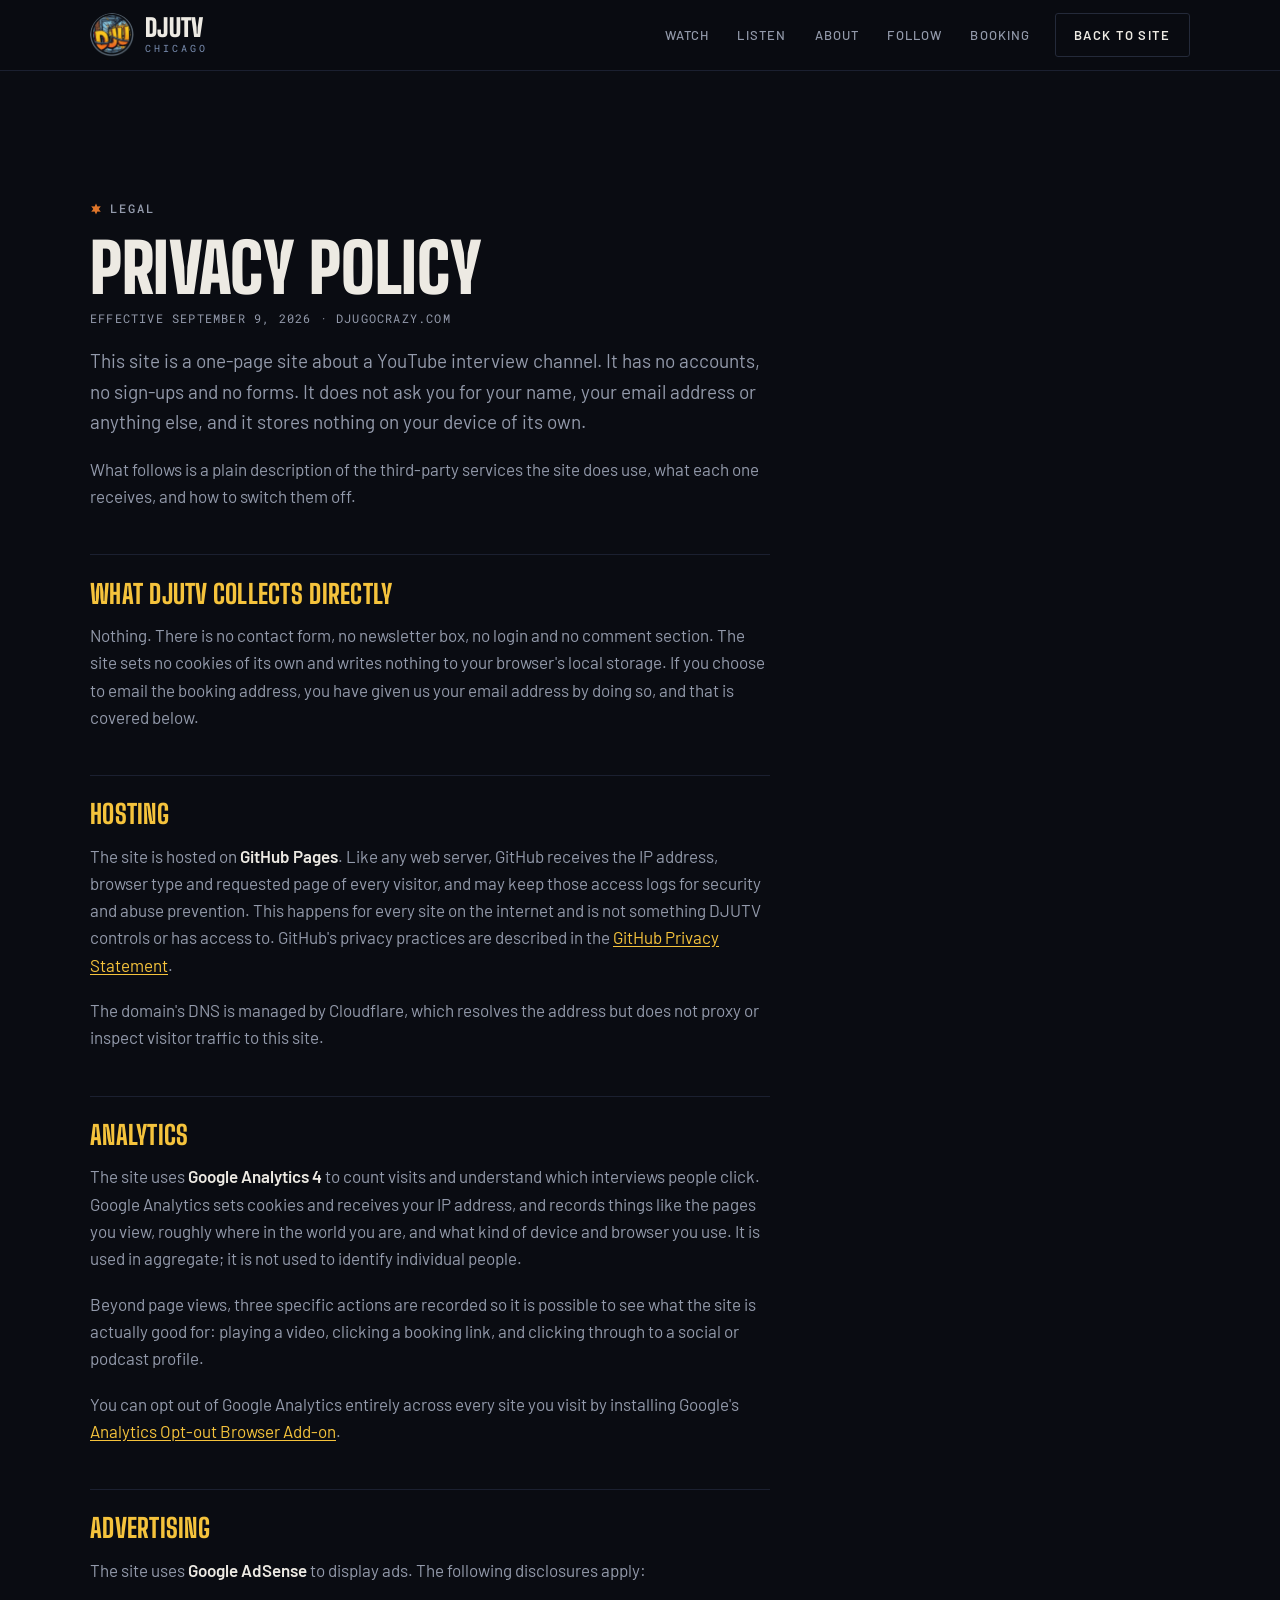
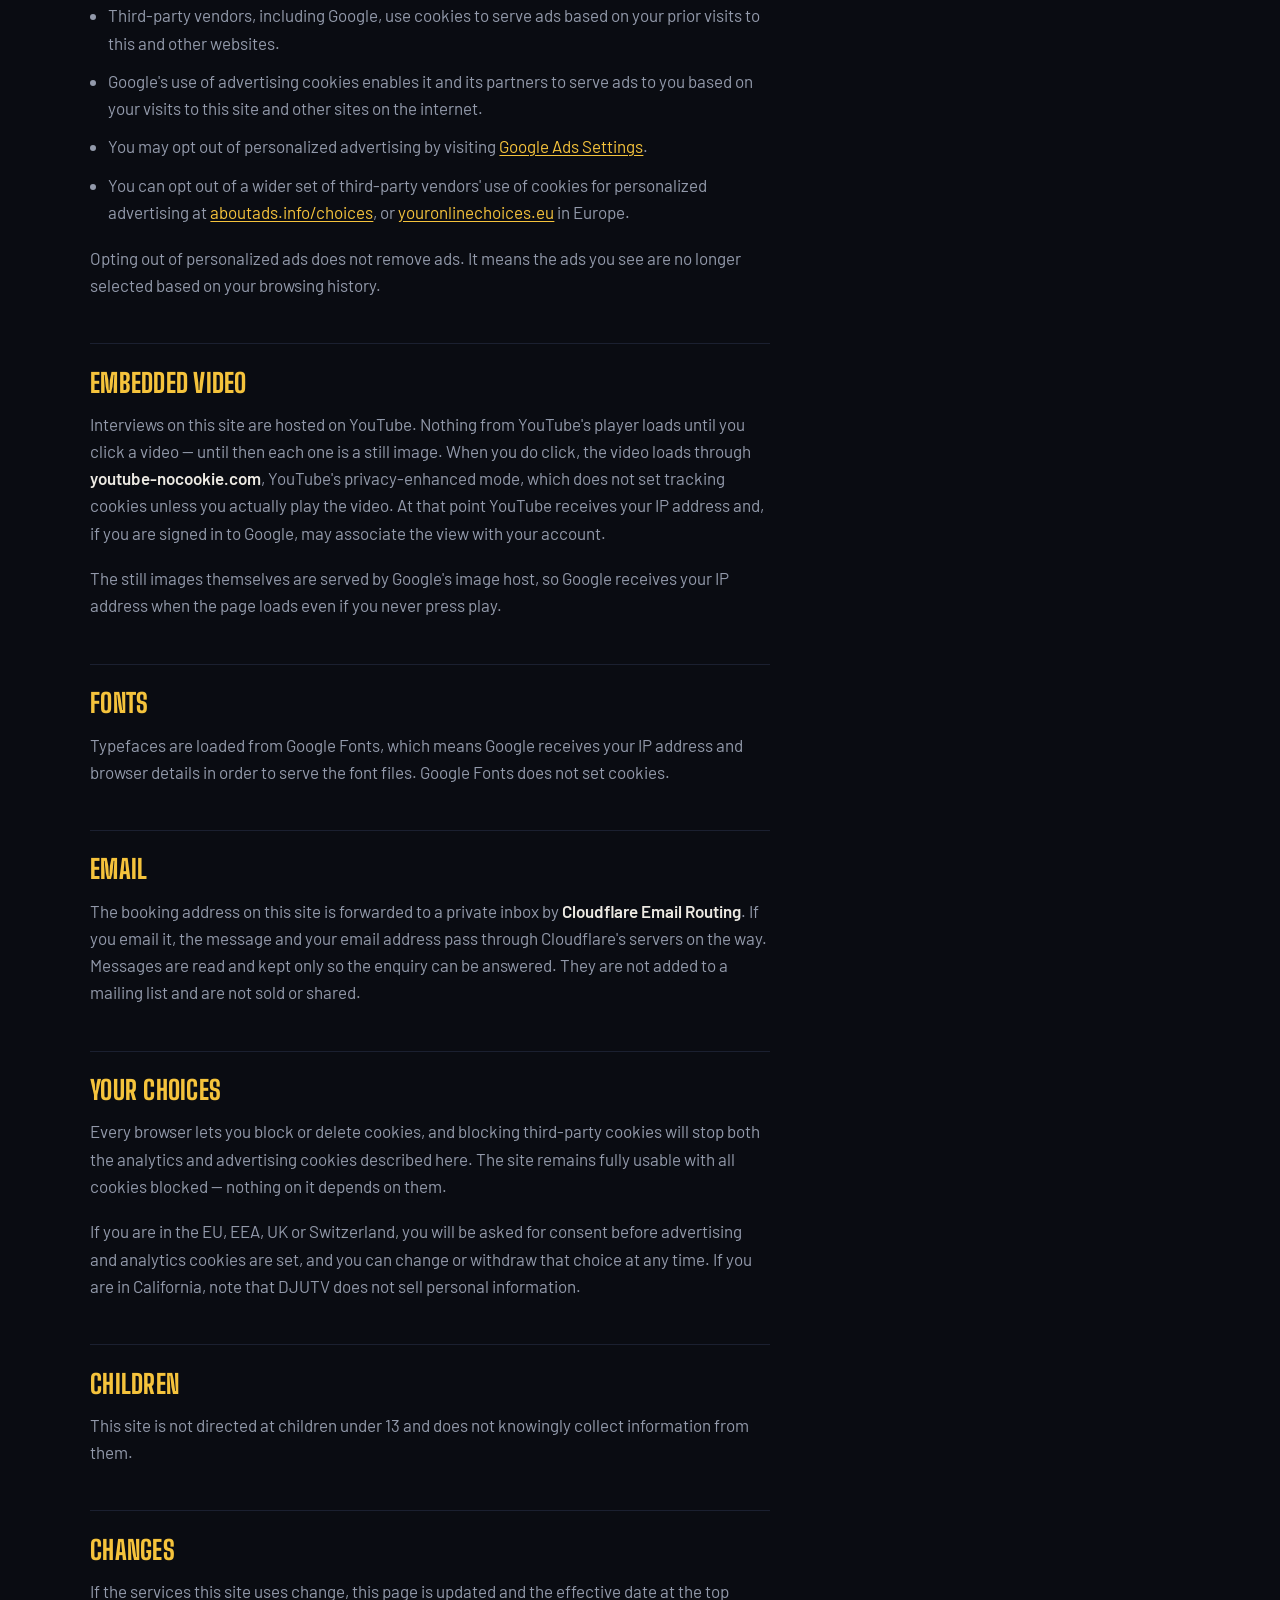
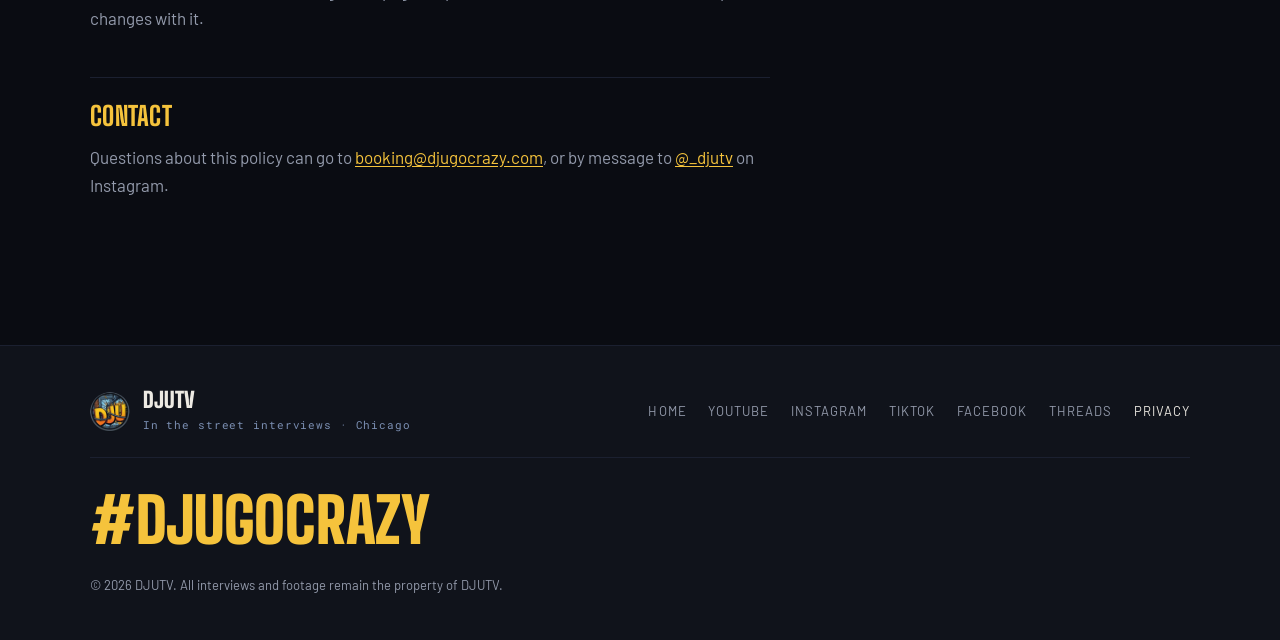
<file: privacy.html>
<!doctype html>
<html lang="en">
<head>
<meta charset="utf-8">
<meta name="viewport" content="width=device-width, initial-scale=1">
<title>Privacy Policy — DJUTV</title>
<meta name="description" content="How djugocrazy.com handles visitor data: analytics, advertising, embedded video and email.">
<meta name="theme-color" content="#0A0C12">
<link rel="canonical" href="https://djugocrazy.com/privacy.html">
<meta name="robots" content="index, follow">

<link rel="icon" href="assets/img/favicon.png" type="image/png">
<link rel="apple-touch-icon" href="assets/img/dju-logo-sm.png">

<link rel="preconnect" href="https://fonts.googleapis.com">
<link rel="preconnect" href="https://fonts.gstatic.com" crossorigin>
<link rel="stylesheet" href="https://fonts.googleapis.com/css2?family=Big+Shoulders+Display:wght@500;700;800;900&family=Barlow:ital,wght@0,400;0,500;0,600;1,400&family=Roboto+Mono:wght@400;500&display=swap">
<link rel="stylesheet" href="assets/css/styles.css">
</head>
<body>

<svg class="sprite" aria-hidden="true" focusable="false">
  <symbol id="star6" viewBox="0 0 24 24">
    <path d="M12 1 L14.75 7.24 L21.53 6.5 L17.5 12 L21.53 17.5 L14.75 16.76 L12 23 L9.25 16.76 L2.47 17.5 L6.5 12 L2.47 6.5 L9.25 7.24 Z"/>
  </symbol>
</svg>

<a class="skip-link" href="#main">Skip to content</a>

<header class="masthead">
  <div class="wrap masthead__inner">
    <a class="brand" href="index.html">
      <img class="brand__mark" src="assets/img/dju-logo-sm.png" alt="" width="44" height="44">
      <span class="brand__text">
        <span class="brand__name">DJUTV</span>
        <span class="brand__sub">Chicago</span>
      </span>
    </a>
    <button class="btn btn--ghost menu-toggle" type="button" aria-expanded="false" aria-controls="primary-nav">
      <svg class="menu-toggle__open" viewBox="0 0 16 16" aria-hidden="true"><path d="M2 4h12M2 8h12M2 12h12"/></svg>
      <svg class="menu-toggle__close" viewBox="0 0 16 16" aria-hidden="true"><path d="M3.5 3.5l9 9M12.5 3.5l-9 9"/></svg>
      Menu
    </button>
    <nav class="nav" id="primary-nav" aria-label="Primary">
      <a href="index.html#watch">Watch</a>
      <a href="index.html#listen">Listen</a>
      <a href="index.html#about">About</a>
      <a href="index.html#follow">Follow</a>
      <a href="index.html#booking">Booking</a>
    </nav>
    <a class="btn btn--ghost masthead__cta" href="index.html">Back to site</a>
  </div>
</header>

<main id="main" class="section">
  <div class="wrap">
   <div class="legal">
    <p class="eyebrow"><svg class="star" aria-hidden="true"><use href="#star6"></use></svg> Legal</p>
    <h1 class="legal__title">Privacy Policy</h1>
    <p class="legal__date">Effective September 9, 2026 · djugocrazy.com</p>

    <p class="legal__lede">This site is a one-page site about a YouTube interview channel. It has no
    accounts, no sign-ups and no forms. It does not ask you for your name, your email address or
    anything else, and it stores nothing on your device of its own.</p>

    <p>What follows is a plain description of the third-party services the site does use, what each
    one receives, and how to switch them off.</p>

    <h2>What DJUTV collects directly</h2>
    <p>Nothing. There is no contact form, no newsletter box, no login and no comment section. The
    site sets no cookies of its own and writes nothing to your browser's local storage. If you
    choose to email the booking address, you have given us your email address by doing so, and that
    is covered below.</p>

    <h2>Hosting</h2>
    <p>The site is hosted on <strong>GitHub Pages</strong>. Like any web server, GitHub receives the
    IP address, browser type and requested page of every visitor, and may keep those access logs for
    security and abuse prevention. This happens for every site on the internet and is not something
    DJUTV controls or has access to. GitHub's privacy practices are described in the
    <a href="https://docs.github.com/site-policy/privacy-policies/github-privacy-statement" target="_blank" rel="noopener">GitHub Privacy Statement</a>.</p>
    <p>The domain's DNS is managed by Cloudflare, which resolves the address but does not proxy or
    inspect visitor traffic to this site.</p>

    <h2>Analytics</h2>
    <p>The site uses <strong>Google Analytics 4</strong> to count visits and understand which
    interviews people click. Google Analytics sets cookies and receives your IP address, and records
    things like the pages you view, roughly where in the world you are, and what kind of device and
    browser you use. It is used in aggregate; it is not used to identify individual people.</p>
    <p>Beyond page views, three specific actions are recorded so it is possible to see what the site
    is actually good for: playing a video, clicking a booking link, and clicking through to a social
    or podcast profile.</p>
    <p>You can opt out of Google Analytics entirely across every site you visit by installing
    Google's <a href="https://tools.google.com/dlpage/gaoptout" target="_blank" rel="noopener">Analytics Opt-out Browser Add-on</a>.</p>

    <h2>Advertising</h2>
    <p>The site uses <strong>Google AdSense</strong> to display ads. The following disclosures apply:</p>
    <ul>
      <li>Third-party vendors, including Google, use cookies to serve ads based on your prior visits
      to this and other websites.</li>
      <li>Google's use of advertising cookies enables it and its partners to serve ads to you based
      on your visits to this site and other sites on the internet.</li>
      <li>You may opt out of personalized advertising by visiting
      <a href="https://www.google.com/settings/ads" target="_blank" rel="noopener">Google Ads Settings</a>.</li>
      <li>You can opt out of a wider set of third-party vendors' use of cookies for personalized
      advertising at <a href="https://www.aboutads.info/choices/" target="_blank" rel="noopener">aboutads.info/choices</a>,
      or <a href="https://www.youronlinechoices.eu/" target="_blank" rel="noopener">youronlinechoices.eu</a> in Europe.</li>
    </ul>
    <p>Opting out of personalized ads does not remove ads. It means the ads you see are no longer
    selected based on your browsing history.</p>

    <h2>Embedded video</h2>
    <p>Interviews on this site are hosted on YouTube. Nothing from YouTube's player loads until you
    click a video — until then each one is a still image. When you do click, the video loads through
    <strong>youtube-nocookie.com</strong>, YouTube's privacy-enhanced mode, which does not set
    tracking cookies unless you actually play the video. At that point YouTube receives your IP
    address and, if you are signed in to Google, may associate the view with your account.</p>
    <p>The still images themselves are served by Google's image host, so Google receives your IP
    address when the page loads even if you never press play.</p>

    <h2>Fonts</h2>
    <p>Typefaces are loaded from Google Fonts, which means Google receives your IP address and
    browser details in order to serve the font files. Google Fonts does not set cookies.</p>

    <h2>Email</h2>
    <p>The booking address on this site is forwarded to a private inbox by
    <strong>Cloudflare Email Routing</strong>. If you email it, the message and your email address
    pass through Cloudflare's servers on the way. Messages are read and kept only so the enquiry can
    be answered. They are not added to a mailing list and are not sold or shared.</p>

    <h2>Your choices</h2>
    <p>Every browser lets you block or delete cookies, and blocking third-party cookies will stop
    both the analytics and advertising cookies described here. The site remains fully usable with
    all cookies blocked — nothing on it depends on them.</p>
    <p>If you are in the EU, EEA, UK or Switzerland, you will be asked for consent before
    advertising and analytics cookies are set, and you can change or withdraw that choice at any
    time. If you are in California, note that DJUTV does not sell personal information.</p>

    <h2>Children</h2>
    <p>This site is not directed at children under 13 and does not knowingly collect information
    from them.</p>

    <h2>Changes</h2>
    <p>If the services this site uses change, this page is updated and the effective date at the top
    changes with it.</p>

    <h2>Contact</h2>
    <p>Questions about this policy can go to
    <a href="mailto:booking@djugocrazy.com">booking@djugocrazy.com</a>, or by message to
    <a href="https://www.instagram.com/_djutv" target="_blank" rel="noopener">@_djutv</a> on Instagram.</p>
   </div>
  </div>
</main>

<footer class="footer">
  <div class="wrap footer__inner">
    <div class="footer__brand">
      <img src="assets/img/dju-logo-sm.png" alt="" width="40" height="40">
      <div>
        <p class="footer__name">DJUTV</p>
        <p class="footer__tag">In the street interviews · Chicago</p>
      </div>
    </div>
    <nav class="footer__nav" aria-label="Footer">
      <a href="index.html">Home</a>
      <a href="https://www.youtube.com/@DJUTV" target="_blank" rel="noopener">YouTube</a>
      <a href="https://www.instagram.com/_djutv" target="_blank" rel="noopener">Instagram</a>
      <a href="https://www.tiktok.com/@djutv" target="_blank" rel="noopener">TikTok</a>
      <a href="https://www.facebook.com/DJUTV" target="_blank" rel="noopener">Facebook</a>
      <a href="https://www.threads.net/@_djutv" target="_blank" rel="noopener">Threads</a>
      <a href="privacy.html" aria-current="page">Privacy</a>
    </nav>
    <p class="footer__slogan">#DJUGOCRAZY</p>
    <p class="footer__legal">&copy; <span data-year>2026</span> DJUTV. All interviews and footage remain the property of DJUTV.</p>
  </div>
</footer>

<script src="assets/js/main.js" defer></script>
</body>
</html>
</file>
<file: assets/css/styles.css>
/* DJUTV — Chicago street-press identity.
   Palette sampled directly from the DJU logo: gold letterforms, ember halftone,
   steel-blue comic panel, blue-black ground. Committed dark theme by design. */

:root {
  --ink:        #0A0C12;
  --ink-2:      #10131B;
  --ink-3:      #171B26;
  --line:       #242A3A;
  --line-soft:  #1B2030;

  --gold:       #F5C33C;
  --gold-deep:  #C2941F;
  --ember:      #E0762A;
  --steel:      #7C90B4;

  --bone:       #EDEAE3;
  --ash:        #939AAB;

  /* The condensed fallbacks keep headlines close to the brand face while it loads or if it fails:
     Avenir Next Condensed ships with iOS, sans-serif-condensed is Android's Roboto Condensed. */
  --font-display: "Big Shoulders Display", "Oswald", "Arial Narrow", "Avenir Next Condensed", "Roboto Condensed", "sans-serif-condensed", "Haettenschweiler", Impact, sans-serif;
  --font-body:    "Barlow", system-ui, -apple-system, "Segoe UI", sans-serif;
  --font-mono:    "Roboto Mono", ui-monospace, "SFMono-Regular", Menlo, monospace;

  --wrap:   1180px;
  --gutter: clamp(1.25rem, 4vw, 2.5rem);

  --step:   clamp(5.5rem, 10vw, 9rem);
  --radius: 3px;
}

*, *::before, *::after { box-sizing: border-box; }

html { scroll-behavior: smooth; }
@media (prefers-reduced-motion: reduce) {
  html { scroll-behavior: auto; }
  *, *::before, *::after { animation-duration: .001ms !important; animation-iteration-count: 1 !important; transition-duration: .001ms !important; }
}

body {
  margin: 0;
  background: var(--ink);
  color: var(--bone);
  font-family: var(--font-body);
  font-size: 1.0625rem;
  line-height: 1.6;
  -webkit-font-smoothing: antialiased;
  /* A word only breaks when it cannot fit on a line by itself, e.g. a headline set in a wide
     fallback face at 320px. With the brand fonts loaded every word fits, so nothing changes. */
  overflow-wrap: break-word;
}

img { max-width: 100%; display: block; }
img[hidden] { display: none; }

a { color: var(--gold); text-decoration: none; }

:focus-visible { outline: 2px solid var(--gold); outline-offset: 3px; }

/* The small text links are under 24px tall on their own. The padding lifts each tap target past
   that, and the matching negative margin keeps the text and the layout exactly where they were. */
.nav a, .section__link, .footer__nav a { padding-block: .25rem; margin-block: -.25rem; }

.sprite { position: absolute; width: 0; height: 0; overflow: hidden; }

.wrap { width: 100%; max-width: var(--wrap); margin-inline: auto; padding-inline: var(--gutter); }

.skip-link {
  position: absolute; left: -9999px; top: 0; z-index: 100;
  background: var(--gold); color: var(--ink);
  padding: .75rem 1.25rem; font-weight: 600;
}
.skip-link:focus { left: 0; }

/* ---------- shared type ---------- */

.eyebrow {
  display: flex; align-items: center; gap: .5rem;
  margin: 0 0 1rem;
  font-family: var(--font-mono);
  font-size: .75rem; font-weight: 500;
  letter-spacing: .16em; text-transform: uppercase;
  color: var(--steel);
}
.star { width: 12px; height: 12px; flex: none; fill: var(--ember); }
/* Keeps a date on one line so a narrow screen wraps before it rather than orphaning the year. */
.eyebrow__date { white-space: nowrap; }

.section__title {
  margin: 0;
  font-family: var(--font-display);
  font-weight: 800;
  font-size: clamp(2.1rem, 4.6vw, 3.4rem);
  line-height: .96;
  letter-spacing: -.005em;
  text-transform: uppercase;
  text-wrap: balance;
  color: var(--bone);
}

.prose { margin: 0 0 1.15rem; max-width: 62ch; color: var(--ash); }
.prose strong { color: var(--bone); font-weight: 600; }
.prose:last-child { margin-bottom: 0; }

.meta {
  margin: 0;
  display: flex; align-items: center; gap: .55rem;
  font-family: var(--font-mono); font-size: .75rem;
  letter-spacing: .05em; color: var(--ash);
  font-variant-numeric: tabular-nums;
}
.meta__dot { width: 3px; height: 3px; border-radius: 50%; background: var(--line); flex: none; }

.btn {
  display: inline-flex; align-items: center; justify-content: center;
  padding: .95rem 1.6rem;
  font-family: var(--font-body);
  font-size: .8125rem; font-weight: 600;
  letter-spacing: .1em; text-transform: uppercase;
  border-radius: var(--radius);
  border: 1px solid transparent;
  transition: background-color .18s ease, color .18s ease, border-color .18s ease;
}
.btn--gold { background: var(--gold); color: var(--ink); }
.btn--gold:hover { background: #FFD65E; }
.btn--ghost { border-color: var(--line); color: var(--bone); }
.btn--ghost:hover { border-color: var(--steel); background: var(--ink-2); }

/* ---------- masthead ---------- */

.masthead {
  position: sticky; top: 0; z-index: 40;
  background: rgba(10, 12, 18, .88);
  backdrop-filter: blur(14px);
  border-bottom: 1px solid var(--line-soft);
}
.masthead__inner { display: flex; align-items: center; gap: 1.5rem; height: 70px; }

.brand { display: flex; align-items: center; gap: .7rem; margin-right: auto; color: var(--bone); }
.brand__mark { width: 44px; height: 44px; border-radius: 50%; }
.brand__text { display: flex; flex-direction: column; line-height: 1; }
.brand__name {
  font-family: var(--font-display); font-weight: 900;
  font-size: 1.55rem; letter-spacing: .01em; text-transform: uppercase;
}
.brand__sub {
  font-family: var(--font-mono); font-size: .625rem;
  letter-spacing: .3em; text-transform: uppercase; color: var(--steel); margin-top: .2rem;
}

.nav { display: flex; gap: 1.75rem; }
.nav a {
  font-size: .8125rem; font-weight: 500; letter-spacing: .09em;
  text-transform: uppercase; color: var(--ash);
  transition: color .18s ease;
}
.nav a:hover { color: var(--bone); }

.masthead__cta { padding: .65rem 1.15rem; }

/* The Menu button exists only on small screens, and only once the script has marked the header
   with data-menu, so a page without JavaScript never shows a button that cannot work. */
.menu-toggle { display: none; gap: .55rem; padding: .65rem 1rem; line-height: 1.6; background: transparent; cursor: pointer; }
.menu-toggle svg { width: 16px; height: 16px; fill: none; stroke: currentColor; stroke-width: 1.75; stroke-linecap: round; }
.masthead[data-menu="open"] .menu-toggle__open,
.masthead:not([data-menu="open"]) .menu-toggle__close { display: none; }

@media (max-width: 940px) {
  .nav { display: none; }
  .masthead[data-menu] .menu-toggle { display: inline-flex; }
  /* Open, the same links drop below the header as full-width rows with room to tap. */
  .masthead[data-menu="open"] .nav {
    display: flex; flex-direction: column; gap: 0;
    position: absolute; top: 100%; left: 0; right: 0;
    padding: .25rem var(--gutter) .75rem;
    background: var(--ink); border-block: 1px solid var(--line-soft);
  }
  .masthead[data-menu="open"] .nav a { padding-block: .9rem; margin-block: 0; font-size: .875rem; }
  .masthead[data-menu="open"] .nav a + a { border-top: 1px solid var(--line-soft); }
}
/* Without JavaScript there is no Menu button, so small screens show the links as a second row,
   and the taller header scrolls away instead of staying pinned. */
@media (max-width: 940px) and (scripting: none) {
  .masthead { position: static; }
  .masthead__inner { flex-wrap: wrap; height: auto; min-height: 70px; padding-block: .85rem; row-gap: .6rem; }
  .nav { display: flex; flex-wrap: wrap; order: 1; width: 100%; gap: .6rem 1.4rem; }
}
@media (max-width: 420px) { .masthead__cta { display: none; } }

/* ---------- hero ---------- */

.hero { position: relative; overflow: hidden; padding-top: clamp(3rem, 7vw, 5.5rem); }
.hero__dots {
  position: absolute; inset: 0; width: 100%; height: 100%;
  z-index: 0; pointer-events: none; opacity: .5;
}
.hero > .wrap { position: relative; z-index: 1; }

.hero__inner {
  display: grid; grid-template-columns: minmax(0, 1.3fr) minmax(0, .7fr);
  gap: clamp(2rem, 5vw, 4rem); align-items: center;
  padding-bottom: clamp(3.25rem, 7vw, 5.5rem);
}
/* Sits above the badge so a wide fallback face can never be overlapped by it. */
.hero__copy { min-width: 0; position: relative; z-index: 2; }

.hero__title {
  margin: 0 0 1.5rem;
  font-family: var(--font-display);
  font-weight: 900;
  font-size: clamp(2.9rem, 8.4vw, 6.6rem);
  line-height: .84;
  letter-spacing: -.015em;
  text-transform: uppercase;
  color: var(--bone);
}
.hero__title em {
  font-style: normal;
  color: var(--gold);
  -webkit-text-stroke: 0;
}

.hero__lede { margin: 0 0 2.25rem; max-width: 46ch; font-size: clamp(1.0625rem, 1.5vw, 1.25rem); color: var(--ash); }
.hero__lede strong { color: var(--bone); font-weight: 600; }

.hero__actions { display: flex; flex-wrap: wrap; gap: .75rem; }

.hero__badge {
  justify-self: center;
  display: flex; flex-direction: column; align-items: center;
}
.hero__badge img {
  width: min(340px, 100%); height: auto;
  filter: drop-shadow(0 24px 60px rgba(0,0,0,.7));
}

.slogan {
  margin: 1.35rem 0 0;
  font-family: var(--font-display); font-weight: 800;
  font-size: clamp(1.3rem, 2.5vw, 1.85rem);
  line-height: 1; letter-spacing: .03em; text-transform: uppercase;
  color: var(--gold);
}

@media (max-width: 860px) {
  .hero__inner { grid-template-columns: 1fr; }
  .hero__badge { order: -1; justify-self: start; align-items: flex-start; }
  .hero__badge img { width: min(180px, 45%); }
  .slogan { margin-top: 1rem; }
}

/* ---------- stats ---------- */

.stats {
  display: grid; grid-template-columns: repeat(4, 1fr);
  margin: 0; padding: 2.25rem 0;
  border-top: 1px solid var(--line-soft);
  border-bottom: 1px solid var(--line-soft);
}
.stat { padding-inline: 1.25rem; border-left: 1px solid var(--line-soft); }
.stat:first-child { padding-left: 0; border-left: 0; }
.stat dt {
  font-family: var(--font-mono); font-size: .6875rem;
  letter-spacing: .14em; text-transform: uppercase; color: var(--steel);
}
.stat dd {
  margin: .35rem 0 0;
  font-family: var(--font-display); font-weight: 800;
  font-size: clamp(1.9rem, 3.6vw, 2.9rem); line-height: 1;
  color: var(--gold);
  font-variant-numeric: tabular-nums;
}
@media (max-width: 720px) {
  .stats { grid-template-columns: repeat(2, 1fr); gap: 1.5rem 0; }
  .stat:nth-child(odd) { padding-left: 0; border-left: 0; }
}

/* ---------- ticker ---------- */

/* One value sets the rhythm. Each name carries its diamond with the gap on both sides, and the
   set ends on the same gap, so the join between loops matches the space between any two names.
   53s holds the scroll at about 58px/s for the current list; the README covers changing it. */
.ticker {
  --ticker-gap: 2rem;
  position: relative; overflow: hidden; border-bottom: 1px solid var(--line-soft);
  background: var(--ink-2); padding: .9rem 0;
}
.ticker__track { display: flex; width: max-content; }
/* Nothing moves until the script has added the copy and set data-state, which also reveals the
   pause button: without JavaScript there is no loop to jump, and motion never appears without a
   way to stop it. Pausing flips only the play state, so the loop resumes from the same frame. */
.ticker[data-state] .ticker__track { animation: slide 53s linear infinite; }
.ticker[data-state="paused"] .ticker__track { animation-play-state: paused; }
.ticker__set {
  display: flex; align-items: center; gap: var(--ticker-gap);
  margin: 0; padding: 0 var(--ticker-gap) 0 0; list-style: none;
}
.ticker__set li {
  display: flex; align-items: center; gap: var(--ticker-gap);
  font-family: var(--font-display); font-weight: 700;
  font-size: 1.35rem; letter-spacing: .02em; text-transform: uppercase;
  color: var(--ash); white-space: nowrap;
}
.ticker__set li::after { content: ""; width: 6px; height: 6px; flex: none; background: var(--ember); transform: rotate(45deg); }
@keyframes slide { from { transform: translateX(0); } to { transform: translateX(-50%); } }

/* The pause button caps the right end of the strip and the names slide under it. Full strip
   height makes it an easy tap; the focus ring sits inside because the strip clips overflow. */
.ticker__toggle {
  display: none; position: absolute; inset: 0 0 0 auto; z-index: 1;
  width: 3.25rem; place-items: center; padding: 0;
  border: 0; border-left: 1px solid var(--line-soft); background: var(--ink-2);
  color: var(--ash); cursor: pointer; transition: color .18s ease;
}
.ticker[data-state] .ticker__toggle { display: grid; }
.ticker__toggle:hover { color: var(--gold); }
.ticker__toggle:focus-visible { outline-offset: -6px; }
.ticker__icon { width: 18px; height: 18px; fill: currentColor; }
.ticker[data-state="paused"] .ticker__icon--pause,
.ticker:not([data-state="paused"]) .ticker__icon--play { display: none; }

/* Static presentation, for reduced motion and for browsers without JavaScript: nothing scrolls,
   the copy and the pause button are hidden, and the one list wraps into compact centered rows
   on a tighter rhythm, so all twenty names sit in a short block. */
@media (prefers-reduced-motion: reduce), (scripting: none) {
  .ticker { --ticker-gap: 1rem; }
  .ticker__track { width: auto; }
  .ticker[data-state] .ticker__track { animation: none; }
  .ticker__set {
    flex-wrap: wrap; justify-content: center; row-gap: .35rem;
    width: 100%; max-width: var(--wrap); margin-inline: auto; padding-inline: var(--gutter);
  }
  .ticker__set li { font-size: 1.125rem; line-height: 1.35; white-space: normal; }
  .ticker__set[aria-hidden="true"], .ticker__set li:last-child::after,
  .ticker[data-state] .ticker__toggle { display: none; }
}

/* ---------- sections ---------- */

.section { padding-block: var(--step); }
.section--alt { background: var(--ink-2); border-block: 1px solid var(--line-soft); }

.section__head {
  display: grid; grid-template-columns: 1fr auto; align-items: end;
  gap: 1rem; margin-bottom: clamp(2.5rem, 5vw, 3.75rem);
}
.section__head .eyebrow { grid-column: 1; margin-bottom: .6rem; }
.section__head .section__title { grid-column: 1; }
.section__link {
  grid-column: 2; grid-row: 2;
  font-family: var(--font-mono); font-size: .75rem;
  letter-spacing: .1em; text-transform: uppercase; color: var(--steel);
  white-space: nowrap;
}
.section__link:hover { color: var(--gold); }
@media (max-width: 640px) {
  .section__head { grid-template-columns: 1fr; }
  .section__link { grid-column: 1; grid-row: auto; }
}

/* ---------- player ---------- */

.player {
  position: relative; display: block; width: 100%;
  aspect-ratio: 16 / 9; padding: 0; margin: 0;
  border: 1px solid var(--line-soft); border-radius: var(--radius);
  background: var(--ink-3); overflow: hidden; cursor: pointer;
}
.player__thumb { position: absolute; inset: 0; width: 100%; height: 100%; object-fit: cover; z-index: 1; }
.player__poster {
  position: absolute; inset: 0; z-index: 0;
  display: grid; place-content: center; text-align: center;
  background: linear-gradient(145deg, #1D2434 0%, #10131B 60%, #241A0E 100%);
  font-family: var(--font-display); font-weight: 800;
  font-size: clamp(1.6rem, 4vw, 2.6rem); line-height: .95;
  text-transform: uppercase; letter-spacing: .02em; color: var(--gold-deep);
}
.player__play {
  position: absolute; z-index: 2; left: 50%; top: 50%;
  transform: translate(-50%, -50%);
  width: 66px; height: 66px; border-radius: 50%;
  display: grid; place-items: center;
  background: rgba(10, 12, 18, .72);
  border: 2px solid var(--gold);
  transition: background-color .2s ease, transform .2s ease;
}
.player__play svg { width: 26px; height: 26px; fill: var(--gold); margin-left: 3px; }
.player:hover .player__play { background: var(--gold); transform: translate(-50%, -50%) scale(1.06); }
.player:hover .player__play svg { fill: var(--ink); }
.player iframe { position: absolute; inset: 0; width: 100%; height: 100%; border: 0; z-index: 3; }

/* ---------- lead story ---------- */

.lead {
  display: grid; grid-template-columns: minmax(0, 1.5fr) minmax(0, 1fr);
  gap: clamp(1.75rem, 3.5vw, 3rem); align-items: center;
  padding-bottom: clamp(3rem, 6vw, 4.5rem);
  margin-bottom: clamp(3rem, 6vw, 4.5rem);
  border-bottom: 1px solid var(--line-soft);
}
.lead__body { display: flex; flex-direction: column; align-items: flex-start; gap: 1.05rem; }
.lead__title {
  margin: 0;
  font-family: var(--font-display); font-weight: 800;
  font-size: clamp(1.75rem, 3.1vw, 2.5rem); line-height: 1;
  text-transform: uppercase; text-wrap: balance; color: var(--bone);
}
.lead__dek { margin: 0; color: var(--ash); max-width: 44ch; }

.tag {
  margin: 0; padding: .3rem .6rem;
  font-family: var(--font-mono); font-size: .625rem; font-weight: 500;
  letter-spacing: .16em; text-transform: uppercase;
  border-radius: 2px;
}
.tag--live { background: rgba(224, 118, 42, .14); color: var(--ember); border: 1px solid rgba(224, 118, 42, .3); }

/* The "next from DJUTV" teaser reuses the lead layout below the grid, smaller and divided from it. */
.lead--next {
  grid-template-columns: minmax(0, 1fr) minmax(0, 1.25fr);
  margin: clamp(3rem, 6vw, 4.5rem) 0 0;
  padding: clamp(3rem, 6vw, 4.5rem) 0 0;
  border-bottom: 0; border-top: 1px solid var(--line-soft);
}
.tag--next { background: rgba(124, 144, 180, .12); color: var(--steel); border: 1px solid rgba(124, 144, 180, .3); }

@media (max-width: 800px) { .lead { grid-template-columns: 1fr; } }

/* ---------- video grid ---------- */

.grid {
  display: grid; grid-template-columns: repeat(3, minmax(0, 1fr));
  gap: clamp(1.75rem, 3.5vw, 2.75rem);
}
.card { display: flex; flex-direction: column; gap: .95rem; }
.card__title {
  margin: 0;
  font-family: var(--font-body); font-weight: 600;
  font-size: 1.0625rem; line-height: 1.35; color: var(--bone);
}
@media (max-width: 900px) { .grid { grid-template-columns: repeat(2, minmax(0, 1fr)); } }
@media (max-width: 560px) { .grid { grid-template-columns: 1fr; } }

/* ---------- listen ---------- */

.listen {
  display: grid; grid-template-columns: minmax(0, 1fr) minmax(0, 1fr);
  gap: clamp(2rem, 5vw, 4rem); align-items: center;
}
.listen__copy .section__title { margin-bottom: 1.15rem; }

.platforms { list-style: none; margin: 0; padding: 0; display: flex; flex-direction: column; }
.platforms li + li { border-top: 1px solid var(--line-soft); }
.platforms a {
  display: flex; align-items: baseline; justify-content: space-between; gap: 1rem;
  padding: 1.15rem .25rem; color: var(--bone);
  transition: padding-inline-start .2s ease, color .2s ease;
}
.platforms a:hover { padding-inline-start: .9rem; color: var(--gold); }
.platforms__name { font-family: var(--font-display); font-weight: 700; font-size: 1.6rem; text-transform: uppercase; }
.platforms__go { font-family: var(--font-mono); font-size: .6875rem; letter-spacing: .14em; text-transform: uppercase; color: var(--steel); }
@media (max-width: 800px) { .listen { grid-template-columns: 1fr; } }

/* ---------- about ---------- */

.about {
  display: grid; grid-template-columns: minmax(0, 1.45fr) minmax(0, .8fr);
  gap: clamp(2rem, 5vw, 4rem);
}
.about__main .section__title { margin-bottom: 1.15rem; }

.about__side { border-top: 2px solid var(--gold); padding-top: 1.4rem; }
.about__sideTitle {
  margin: 0 0 1.1rem;
  font-family: var(--font-mono); font-size: .6875rem; font-weight: 500;
  letter-spacing: .16em; text-transform: uppercase; color: var(--steel);
}
.coverage { list-style: none; margin: 0; padding: 0; display: flex; flex-direction: column; gap: 1.2rem; }
.coverage li { font-size: .9375rem; line-height: 1.5; color: var(--ash); }
.coverage span {
  display: block; margin-bottom: .2rem;
  font-family: var(--font-display); font-weight: 700; font-size: 1.3rem;
  text-transform: uppercase; letter-spacing: .01em; color: var(--bone);
}
@media (max-width: 820px) { .about { grid-template-columns: 1fr; } }

/* ---------- socials ---------- */

.socials {
  list-style: none; margin: 0; padding: 0;
  display: grid; grid-template-columns: repeat(3, minmax(0, 1fr)); gap: 1px;
  background: var(--line-soft); border: 1px solid var(--line-soft);
}
.social a {
  display: flex; flex-direction: column; gap: .45rem;
  height: 100%; padding: 1.9rem 1.6rem;
  background: var(--ink-2); color: var(--bone);
  transition: background-color .2s ease;
}
.social a:hover { background: var(--ink-3); }
.social__net {
  font-family: var(--font-mono); font-size: .6875rem;
  letter-spacing: .16em; text-transform: uppercase; color: var(--steel);
}
.social__handle {
  font-family: var(--font-display); font-weight: 800;
  font-size: 1.65rem; line-height: 1; text-transform: uppercase;
}
.social__count { font-family: var(--font-mono); font-size: .75rem; color: var(--ash); font-variant-numeric: tabular-nums; }
.social--lead a { background: var(--ink-3); box-shadow: inset 3px 0 0 var(--gold); }
.social--lead .social__handle { color: var(--gold); }
/* Six cards fill the three- and two-track grids evenly; an odd count leaves one card alone. */
@media (max-width: 860px) { .socials { grid-template-columns: repeat(2, minmax(0, 1fr)); } }
@media (max-width: 480px) { .socials { grid-template-columns: 1fr; } }

/* ---------- couch ---------- */

/* Booking below shares this ground, so the hairline marks the section break. */
.couch { border-bottom: 1px solid var(--line-soft); }
.couch__inner {
  display: grid; grid-template-columns: minmax(0, 3fr) minmax(0, 2fr);
  gap: clamp(2rem, 5vw, 4rem); align-items: center;
}
.couch__copy .section__title { margin-bottom: 1.15rem; }
.couch__photo {
  width: 100%; max-width: 440px; height: auto;
  border: 1px solid var(--line-soft); border-radius: var(--radius);
}
@media (max-width: 800px) { .couch__inner { grid-template-columns: 1fr; } }

/* ---------- booking ---------- */

.booking { background: var(--ink); }
.booking__title {
  margin: 0 0 1.15rem;
  font-family: var(--font-display); font-weight: 900;
  font-size: clamp(3rem, 8vw, 5.5rem); line-height: .85;
  text-transform: uppercase; letter-spacing: -.01em; color: var(--gold);
}
.booking__prose { margin-bottom: 2rem; }
.booking__actions { display: flex; flex-wrap: wrap; gap: .75rem; }

/* ---------- legal pages ---------- */

.legal { max-width: 68ch; }
.legal__title {
  margin: 0 0 .6rem;
  font-family: var(--font-display); font-weight: 900;
  font-size: clamp(2.6rem, 6.5vw, 4.25rem); line-height: .92;
  text-transform: uppercase; letter-spacing: -.005em; color: var(--bone);
}
.legal__date {
  margin: 0 0 2.5rem;
  font-family: var(--font-mono); font-size: .75rem;
  letter-spacing: .1em; text-transform: uppercase; color: var(--steel);
}
.legal__lede { font-size: 1.1875rem; color: var(--bone); }

.legal h2 {
  margin: 2.75rem 0 .85rem;
  padding-top: 1.6rem;
  border-top: 1px solid var(--line-soft);
  font-family: var(--font-display); font-weight: 800;
  font-size: 1.65rem; line-height: 1.05;
  text-transform: uppercase; letter-spacing: .01em; color: var(--gold);
}
.legal p { margin: 0 0 1.15rem; color: var(--ash); }
.legal p strong { color: var(--bone); font-weight: 600; }
.legal ul { margin: 0 0 1.15rem; padding-left: 1.15rem; color: var(--ash); }
.legal li { margin-bottom: .7rem; }
.legal a { text-decoration: underline; text-underline-offset: 2px; }
.legal a:hover { color: #FFD65E; }

/* ---------- footer ---------- */

.footer { border-top: 1px solid var(--line-soft); padding-block: 2.75rem; background: var(--ink-2); }
.footer__inner { display: grid; gap: 1.5rem; }
.footer__brand { display: flex; align-items: center; gap: .8rem; }
.footer__brand img { border-radius: 50%; }
.footer__name {
  margin: 0; font-family: var(--font-display); font-weight: 900;
  font-size: 1.35rem; text-transform: uppercase; line-height: 1; color: var(--bone);
}
.footer__tag { margin: .25rem 0 0; font-family: var(--font-mono); font-size: .6875rem; letter-spacing: .08em; color: var(--steel); }
.footer__nav { display: flex; flex-wrap: wrap; gap: 1.35rem; }
.footer__nav a {
  font-size: .8125rem; letter-spacing: .08em; text-transform: uppercase; color: var(--ash);
  transition: color .18s ease;
}
.footer__nav a:hover { color: var(--gold); }
.footer__nav a[aria-current="page"] { color: var(--bone); }
.footer__legal { margin: 0; font-size: .8125rem; color: var(--ash); }
.footer__slogan {
  margin: 0;
  font-family: var(--font-display); font-weight: 900;
  font-size: clamp(2.1rem, 6.5vw, 3.9rem); line-height: 1;
  letter-spacing: -.005em; text-transform: uppercase;
  color: var(--gold);
}

@media (min-width: 860px) {
  .footer__inner { grid-template-columns: auto 1fr; align-items: center; }
  .footer__nav { justify-content: flex-end; }
  .footer__slogan { grid-column: 1 / -1; padding-top: 1.9rem; border-top: 1px solid var(--line-soft); }
  .footer__legal { grid-column: 1 / -1; }
}
</file>
